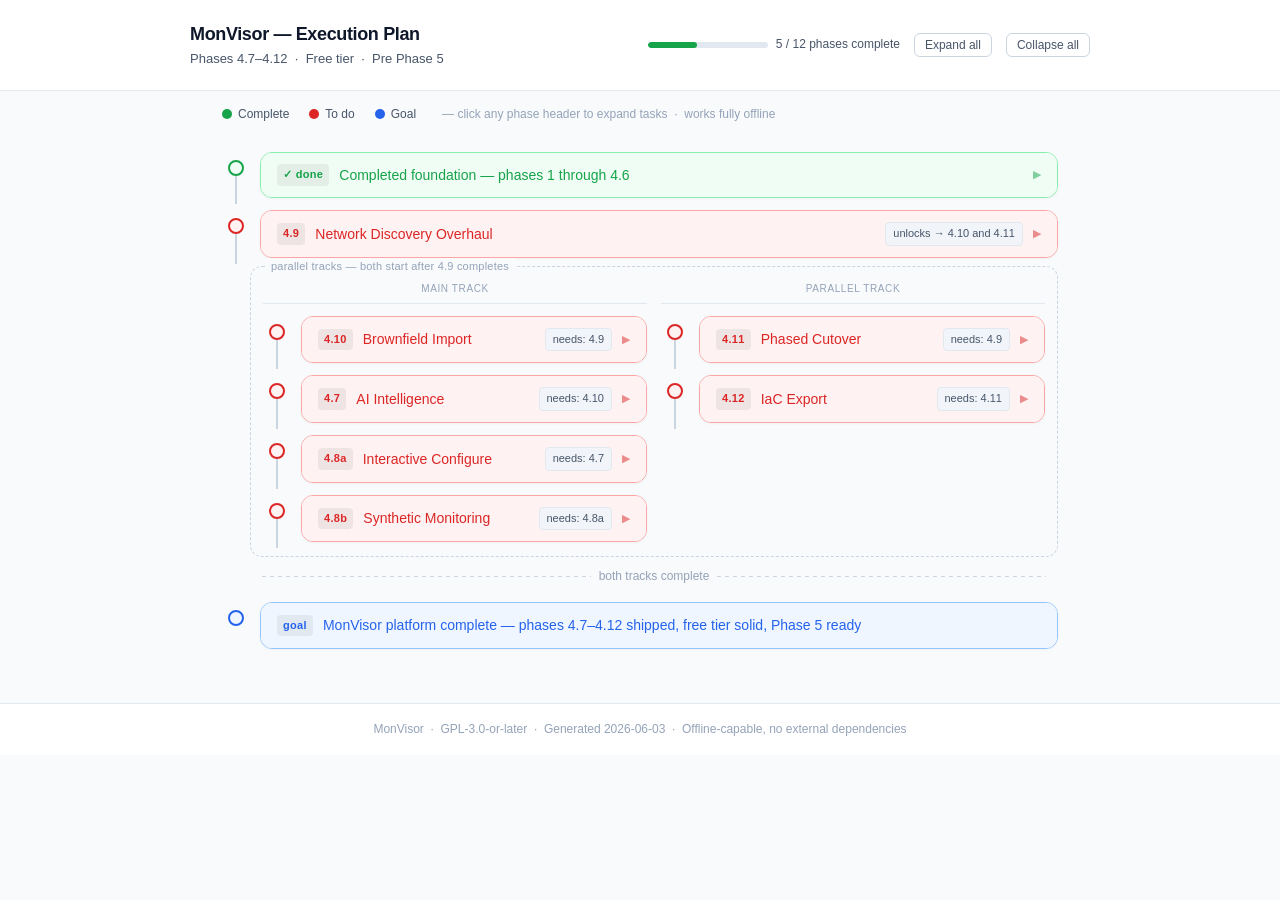
<file: MD-Files/Monvisor_execution_plan.html>
<!DOCTYPE html>
<html lang="en">
<head>
<meta charset="UTF-8">
<meta name="viewport" content="width=device-width, initial-scale=1.0">
<title>MonVisor — Execution Plan</title>
<style>
  :root {
    --done-bg: #f0fdf4; --done-text: #16a34a; --done-border: #86efac;
    --todo-bg: #fef2f2; --todo-text: #dc2626; --todo-border: #fca5a5;
    --goal-bg: #eff6ff; --goal-text: #2563eb; --goal-border: #93c5fd;
    --surface: #ffffff; --surface2: #f8fafc; --surface3: #f1f5f9;
    --border: #e2e8f0; --border2: #cbd5e1;
    --text: #0f172a; --text2: #475569; --text3: #94a3b8;
    --mono: 'JetBrains Mono', 'Fira Code', 'Cascadia Code', monospace;
    --sans: -apple-system, BlinkMacSystemFont, 'Segoe UI', Roboto, sans-serif;
    --radius: 8px; --radius-lg: 12px;
  }
  @media (prefers-color-scheme: dark) {
    :root {
      --done-bg: #052e16; --done-text: #4ade80; --done-border: #166534;
      --todo-bg: #450a0a; --todo-text: #f87171; --todo-border: #991b1b;
      --goal-bg: #1e3a5f; --goal-text: #60a5fa; --goal-border: #1d4ed8;
      --surface: #0f172a; --surface2: #1e293b; --surface3: #334155;
      --border: #334155; --border2: #475569;
      --text: #f1f5f9; --text2: #94a3b8; --text3: #64748b;
    }
  }
  *, *::before, *::after { box-sizing: border-box; margin: 0; padding: 0; }
  body { font-family: var(--sans); background: var(--surface2); color: var(--text); font-size: 14px; line-height: 1.6; min-height: 100vh; padding: 0; }
  .page-header { background: var(--surface); border-bottom: 1px solid var(--border); padding: 20px 32px; position: sticky; top: 0; z-index: 100; }
  .page-header-inner { max-width: 900px; margin: 0 auto; display: flex; align-items: center; gap: 20px; flex-wrap: wrap; }
  .page-title { font-size: 18px; font-weight: 600; letter-spacing: -.02em; }
  .page-subtitle { font-size: 13px; color: var(--text2); }
  .header-right { margin-left: auto; display: flex; align-items: center; gap: 14px; }
  .prog-wrap { display: flex; align-items: center; gap: 8px; }
  .prog-bar { width: 120px; height: 6px; background: var(--border); border-radius: 3px; overflow: hidden; }
  .prog-fill { height: 100%; background: var(--done-text); border-radius: 3px; transition: width .4s; }
  .prog-label { font-size: 12px; color: var(--text2); white-space: nowrap; }
  .btn-expand, .btn-collapse { font-size: 12px; padding: 4px 10px; border-radius: 6px; border: 1px solid var(--border2); background: var(--surface); color: var(--text2); cursor: pointer; transition: background .15s, color .15s; }
  .btn-expand:hover, .btn-collapse:hover { background: var(--surface3); color: var(--text); }
  .legend { max-width: 900px; margin: 0 auto; padding: 14px 32px; display: flex; gap: 20px; align-items: center; font-size: 12px; color: var(--text2); flex-wrap: wrap; }
  .leg-item { display: flex; align-items: center; gap: 6px; }
  .leg-dot { width: 10px; height: 10px; border-radius: 50%; flex-shrink: 0; }
  .leg-dot.g { background: var(--done-text); }
  .leg-dot.r { background: var(--todo-text); }
  .leg-dot.b { background: var(--goal-text); }
  .leg-hint { color: var(--text3); margin-left: 6px; }
  .main { max-width: 900px; margin: 0 auto; padding: 8px 32px 48px; }
  .et-row { display: flex; align-items: stretch; }
  .et-spine { display: flex; flex-direction: column; align-items: center; width: 28px; flex-shrink: 0; }
  .et-dot { width: 16px; height: 16px; border-radius: 50%; border: 2px solid; flex-shrink: 0; margin-top: 14px; z-index: 1; }
  .et-dot.g { border-color: var(--done-text); background: var(--done-bg); }
  .et-dot.r { border-color: var(--todo-text); background: var(--todo-bg); }
  .et-dot.b { border-color: var(--goal-text); background: var(--goal-bg); }
  .et-line { width: 2px; flex: 1; background: var(--border2); min-height: 6px; }
  .et-card { flex: 1; margin: 6px 0 6px 10px; border: 1px solid; border-radius: var(--radius-lg); overflow: hidden; background: var(--surface); box-shadow: 0 1px 3px rgba(0,0,0,.04); transition: box-shadow .15s; }
  .et-card:hover { box-shadow: 0 3px 12px rgba(0,0,0,.08); }
  .et-card.g { border-color: var(--done-border); }
  .et-card.r { border-color: var(--todo-border); }
  .et-card.b { border-color: var(--goal-border); }
  .et-card.goal { cursor: default; }
  .et-hdr { display: flex; align-items: center; gap: 10px; padding: 11px 16px; cursor: pointer; user-select: none; font-weight: 500; font-size: 14px; }
  .et-card.goal .et-hdr { cursor: default; }
  .et-hdr.g { background: var(--done-bg); color: var(--done-text); }
  .et-hdr.r { background: var(--todo-bg); color: var(--todo-text); }
  .et-hdr.b { background: var(--goal-bg); color: var(--goal-text); }
  .et-num { font-size: 11px; font-weight: 600; letter-spacing: .03em; background: rgba(0,0,0,.06); padding: 2px 6px; border-radius: 4px; flex-shrink: 0; }
  .et-name { flex: 1; }
  .et-dep { font-size: 11px; font-weight: 400; background: var(--surface3); color: var(--text2); padding: 2px 7px; border-radius: 4px; white-space: nowrap; border: 1px solid var(--border); }
  .et-chev { font-size: 11px; opacity: .5; flex-shrink: 0; transition: transform .2s; }
  .et-card.open .et-chev { transform: rotate(90deg); }
  .et-tasks { display: none; padding: 12px 16px 14px; border-top: 1px solid var(--border); background: var(--surface); }
  .et-card.open .et-tasks { display: block; }
  .et-task { display: flex; align-items: flex-start; gap: 9px; padding: 4px 0; font-size: 13px; color: var(--text); line-height: 1.5; }
  .et-tdot { width: 7px; height: 7px; border-radius: 50%; margin-top: 5px; flex-shrink: 0; }
  .et-tdot.g { background: var(--done-text); }
  .et-tdot.r { background: var(--todo-text); }
  code { font-family: var(--mono); font-size: 11.5px; background: var(--surface3); padding: 1px 5px; border-radius: 4px; color: var(--text2); border: 1px solid var(--border); }
  .et-split-wrap { margin: 2px 0 2px 28px; border: 1px dashed var(--border2); border-radius: var(--radius-lg); padding: 14px 12px 8px; position: relative; background: var(--surface2); }
  .et-split-label { position: absolute; top: -9px; left: 14px; background: var(--surface2); padding: 0 6px; font-size: 11px; color: var(--text3); letter-spacing: .02em; }
  .et-cols { display: grid; grid-template-columns: 1fr 1fr; gap: 14px; }
  @media (max-width: 600px) { .et-cols { grid-template-columns: 1fr; } }
  .et-col-lbl { font-size: 10px; text-transform: uppercase; letter-spacing: .06em; color: var(--text3); text-align: center; margin-bottom: 6px; padding-bottom: 6px; border-bottom: 1px solid var(--border); }
  .et-col-track { position: relative; }
  .et-converge { display: flex; align-items: center; gap: 8px; margin: 4px 0 4px 28px; font-size: 12px; color: var(--text3); padding: 6px 12px; }
  .et-converge-line { flex: 1; height: 1px; background: repeating-linear-gradient(to right, var(--border2) 0, var(--border2) 4px, transparent 4px, transparent 8px); }
  .page-footer { border-top: 1px solid var(--border); padding: 16px 32px; font-size: 12px; color: var(--text3); text-align: center; background: var(--surface); }
  @media print { .page-header { position: static; } .et-tasks { display: block !important; } .et-chev { display: none; } .btn-expand, .btn-collapse { display: none; } }
</style>
</head>
<body>

<header class="page-header">
  <div class="page-header-inner">
    <div>
      <div class="page-title">MonVisor — Execution Plan</div>
      <div class="page-subtitle">Phases 4.7–4.12 &nbsp;·&nbsp; Free tier &nbsp;·&nbsp; Pre Phase 5</div>
    </div>
    <div class="header-right">
      <div class="prog-wrap">
        <div class="prog-bar"><div class="prog-fill" style="width:41%"></div></div>
        <span class="prog-label">5 / 12 phases complete</span>
      </div>
      <button class="btn-expand" onclick="expandAll()">Expand all</button>
      <button class="btn-collapse" onclick="collapseAll()">Collapse all</button>
    </div>
  </div>
</header>

<div class="legend">
  <div class="leg-item"><div class="leg-dot g"></div> Complete</div>
  <div class="leg-item"><div class="leg-dot r"></div> To do</div>
  <div class="leg-item"><div class="leg-dot b"></div> Goal</div>
  <span class="leg-hint">— click any phase header to expand tasks &nbsp;·&nbsp; works fully offline</span>
</div>

<main class="main">

  <!-- Completed foundation -->
  <div class="et-row">
    <div class="et-spine"><div class="et-dot g"></div><div class="et-line"></div></div>
    <div class="et-card g" onclick="etToggle(this)">
      <div class="et-hdr g"><span class="et-num">✓ done</span><span class="et-name">Completed foundation — phases 1 through 4.6</span><span class="et-chev">▶</span></div>
      <div class="et-tasks">
        <div class="et-task"><div class="et-tdot g"></div><span><strong>Phase 1 — Foundation:</strong> project scaffold, pyproject.toml, Click CLI, SQLite schema + all tables, ChromaDB with 275 pairs + 51 exemplars, bcrypt auth, nomic-embed-text, pip install -e .</span></div>
        <div class="et-task"><div class="et-tdot g"></div><span><strong>Phase 2 — Discovery:</strong> nmap CIDR scan, service fingerprinting (port→type), Rich terminal report, HTML report generation → ~/.monvisor/reports/</span></div>
        <div class="et-task"><div class="et-tdot g"></div><span><strong>Phase 3 — Review + Generate:</strong> terminal review workflow (Y/n/skip), FastAPI + Jinja2 web UI, bcrypt auth on UI, RAG+Ollama→YAML, promtool validation, monvisor review / generate / ui commands</span></div>
        <div class="et-task"><div class="et-tdot g"></div><span><strong>Phase 4 — Polish + Package:</strong> nginx auto-config generator, SSH tunnel detection, AppImage packaging, knowledge update installer, monvisor knowledge update command</span></div>
        <div class="et-task"><div class="et-tdot g"></div><span><strong>Phase 4.6 — Self-knowledge + Ask:</strong> 57-pair MonVisor self-knowledge corpus shard, combined.jsonl (174→231 pairs), monvisor ask RAG Q&amp;A command, 2-layer relevance gate, store-orphaning fix, init false-success fix, --reset-knowledge flag</span></div>
      </div>
    </div>
  </div>

  <!-- Phase 4.9 -->
  <div class="et-row">
    <div class="et-spine"><div class="et-dot r"></div><div class="et-line"></div></div>
    <div class="et-card r" onclick="etToggle(this)">
      <div class="et-hdr r"><span class="et-num">4.9</span><span class="et-name">Network Discovery Overhaul</span><span class="et-dep">unlocks → 4.10 and 4.11</span><span class="et-chev">▶</span></div>
      <div class="et-tasks">
        <div class="et-task"><div class="et-tdot r"></div><span>SQLite migration 0002 — <code>hosts</code> table: ip, mac, vendor, hostname, device_type, scan_status (pending/configured/missing/forgotten), responds_icmp/arp/tcp80/tcp443/snmp/mdns, first_seen, last_seen, scan_count, notes, UNIQUE(env_id, ip)</span></div>
        <div class="et-task"><div class="et-tdot r"></div><span><code>net/discover.py</code> — Pass 1 host discovery: <code>nmap -sn -T3 -PE -PP -PM</code>; ARP via scapy (same-subnet only, skip if routed); mDNS passive listen via avahi-browse if available</span></div>
        <div class="et-task"><div class="et-tdot r"></div><span>Rewrite <code>cli/scan.py</code> — two-pass strategy; root/<code>cap_net_raw</code> detection with one-time advisory; one-time-scan guard (warn if env already has completed scan, require <code>--refresh</code>); change diff report (NEW / GONE / CHANGED)</span></div>
        <div class="et-task"><div class="et-tdot r"></div><span><code>net/oui.py</code> + bundle <code>monvisor/data/oui_mini.json</code> (~40 KB, top-2000 OUI vendors, covers &gt;95% of real networks). No external lookup at scan time.</span></div>
        <div class="et-task"><div class="et-tdot r"></div><span><code>net/fingerprint.py</code> — extracted from scan.py and expanded; add IoT/device ports: 80, 443, 554/8554 (RTSP cameras), 161 (SNMP), 5353 (mDNS confirm); HTTP Server-header probing for device type</span></div>
        <div class="et-task"><div class="et-tdot r"></div><span><code>cli/hosts.py</code> — <code>monvisor hosts &lt;env&gt;</code> command with flags: <code>--unknown</code> (device_type=unknown), <code>--unmonitored</code> (scan_status=pending), <code>--missing</code> (scan_status=missing), <code>--json</code></span></div>
        <div class="et-task"><div class="et-tdot r"></div><span>Add <code>host_id</code> FK column to services table (migration 0002); create <code>host_current_services</code> view (latest state per host without historical joins)</span></div>
        <div class="et-task"><div class="et-tdot r"></div><span>Missing host prompt on targeted rescan — <code>monvisor scan &lt;env&gt; --host &lt;ip&gt;</code> no response: [1] Temporarily offline  [2] Decommissioned / forget  [3] IP reassigned</span></div>
        <div class="et-task"><div class="et-tdot r"></div><span>Add optional <code>scapy&gt;=2.5</code> to pyproject.toml as <code>[project.optional-dependencies] scan</code>; graceful fallback if absent</span></div>
        <div class="et-task"><div class="et-tdot r"></div><span>Update <code>tests/test_smoke.py</code> — hosts table schema, OUI lookup, scan guard, host_current_services view, missing host prompt logic</span></div>
      </div>
    </div>
  </div>

  <!-- SPLIT: parallel tracks -->
  <div class="et-split-wrap">
    <span class="et-split-label">parallel tracks — both start after 4.9 completes</span>
    <div class="et-cols">

      <!-- Main track -->
      <div class="et-col-track">
        <div class="et-col-lbl">main track</div>

        <!-- 4.10 -->
        <div class="et-row">
          <div class="et-spine"><div class="et-dot r"></div><div class="et-line"></div></div>
          <div class="et-card r" onclick="etToggle(this)">
            <div class="et-hdr r"><span class="et-num">4.10</span><span class="et-name">Brownfield Import</span><span class="et-dep">needs: 4.9</span><span class="et-chev">▶</span></div>
            <div class="et-tasks">
              <div class="et-task"><div class="et-tdot r"></div><span><code>parsers/prometheus.py</code> — parse prometheus.yml: extract scrape_configs, static_configs, targets, job names, labels; handle file_sd, dns_sd (best-effort); flag kubernetes_sd / ec2_sd as unsupported</span></div>
              <div class="et-task"><div class="et-tdot r"></div><span><code>parsers/alertmanager.py</code> — parse alertmanager.yml: routes, receivers, inhibit rules, global config</span></div>
              <div class="et-task"><div class="et-tdot r"></div><span><code>cli/import_config.py</code> — <code>monvisor import</code> command with <code>--prometheus-config</code>, <code>--alertmanager-config</code>, <code>--grafana-url/--grafana-token</code>, <code>--env</code> flags. Populates hosts (scan_status=configured) + services. Original files never modified.</span></div>
              <div class="et-task"><div class="et-tdot r"></div><span>Partial import handling — flag unresolvable targets, skip unsupported SD types with note, print structured summary: N imported / M flagged / K skipped</span></div>
              <div class="et-task"><div class="et-tdot r"></div><span>Update tests — import a known prometheus.yml fixture, verify host count, service count, flagged count</span></div>
            </div>
          </div>
        </div>

        <!-- 4.7 -->
        <div class="et-row">
          <div class="et-spine"><div class="et-dot r"></div><div class="et-line"></div></div>
          <div class="et-card r" onclick="etToggle(this)">
            <div class="et-hdr r"><span class="et-num">4.7</span><span class="et-name">AI Intelligence</span><span class="et-dep">needs: 4.10</span><span class="et-chev">▶</span></div>
            <div class="et-tasks">
              <div class="et-task"><div class="et-tdot r"></div><span>Add <code>trafilatura&gt;=1.8</code> to pyproject.toml; add <code>playwright&gt;=1.40</code> to optional <code>[browser]</code> extra</span></div>
              <div class="et-task"><div class="et-tdot r"></div><span><code>rag/prompts.py</code> — centralise ALL prompt strings: domain system prompt, ask tier messages, configure loop system prompt, INSUFFICIENT_CONTEXT sentinel, READY_TO_GENERATE token</span></div>
              <div class="et-task"><div class="et-tdot r"></div><span><code>rag/fetch.py</code> — httpx GET with configurable timeout; trafilatura.extract() for clean text; Playwright optional fallback check at runtime; returns (text, final_url, content_hash)</span></div>
              <div class="et-task"><div class="et-tdot r"></div><span><code>rag/learn.py</code> — ingest fetched/pasted content into <code>learned</code> collection; SHA-256 content-hash dedup; set TTL metadata on fetch; stale-flag logic on query</span></div>
              <div class="et-task"><div class="et-tdot r"></div><span><code>rag/store.py</code> — add <code>learned</code> collection alongside pairs + exemplars; update reset_collection; <code>monvisor knowledge status</code> reports learned count + stale count</span></div>
              <div class="et-task"><div class="et-tdot r"></div><span><code>rag/query.py</code> — 3-tier ask routing: Tier 1 RAG → Tier 2 general domain Ollama prompt → Tier 3 web fetch or guided search. <code>generate</code> path unchanged.</span></div>
              <div class="et-task"><div class="et-tdot r"></div><span><code>cli/main.py</code> ask command — update for 3-tier; offline guided-search output; session paste-in as Tier 3 fallback; <code>monvisor knowledge refresh</code> and <code>monvisor knowledge prune --days N</code></span></div>
              <div class="et-task"><div class="et-tdot r"></div><span>Add <code>web_fetch:</code> block to config.yml: enabled, ttl_days, timeout_seconds, max_content_kb. Prompt user at <code>monvisor init</code>.</span></div>
              <div class="et-task"><div class="et-tdot r"></div><span>Update tests — tier 1/2/3 routing, learned collection dedup, TTL stale flag, offline fallback format, knowledge prune</span></div>
            </div>
          </div>
        </div>

        <!-- 4.8a -->
        <div class="et-row">
          <div class="et-spine"><div class="et-dot r"></div><div class="et-line"></div></div>
          <div class="et-card r" onclick="etToggle(this)">
            <div class="et-hdr r"><span class="et-num">4.8a</span><span class="et-name">Interactive Configure</span><span class="et-dep">needs: 4.7</span><span class="et-chev">▶</span></div>
            <div class="et-tasks">
              <div class="et-task"><div class="et-tdot r"></div><span><code>cli/configure.py</code> — <code>monvisor configure &lt;env&gt; &lt;host&gt;</code>; load host + services context; Gemma4 REPL loop; max turns from MONVISOR_CONFIGURE_MAX_TURNS (default 8)</span></div>
              <div class="et-task"><div class="et-tdot r"></div><span>Configure system prompt (in prompts.py) — one question at a time; available strategies listed; [READY_TO_GENERATE] exit token; max 8 questions; don't repeat</span></div>
              <div class="et-task"><div class="et-tdot r"></div><span>[READY_TO_GENERATE] signal detection — scan each LLM response; extract YAML below it; exit loop; run promtool if prometheus type; write to configs table as config_type='custom_scrape'</span></div>
              <div class="et-task"><div class="et-tdot r"></div><span>Conversation history held in memory for session. Route to 4.8b synthetic branch when Gemma4 detects "application workflow / transaction / multi-step" intent.</span></div>
              <div class="et-task"><div class="et-tdot r"></div><span><code>cli/generate.py</code> — integrate custom_scrape config type: load all custom_scrape records and append to final prometheus.yml assembly</span></div>
              <div class="et-task"><div class="et-tdot r"></div><span>Corpus pair saving — on exit prompt "Save this session as a knowledge pair? [Y/n]"; write JSONL to ~/.monvisor/learned_configure/</span></div>
              <div class="et-task"><div class="et-tdot r"></div><span>Add <code>configure: {max_turns: 8, save_as_corpus: ask}</code> block to config.yml</span></div>
              <div class="et-task"><div class="et-tdot r"></div><span>Update tests — loop exits on signal, YAML extraction, custom_scrape assembly, corpus save path</span></div>
            </div>
          </div>
        </div>

        <!-- 4.8b -->
        <div class="et-row">
          <div class="et-spine"><div class="et-dot r"></div><div class="et-line" style="min-height:4px"></div></div>
          <div class="et-card r" onclick="etToggle(this)">
            <div class="et-hdr r"><span class="et-num">4.8b</span><span class="et-name">Synthetic Monitoring</span><span class="et-dep">needs: 4.8a</span><span class="et-chev">▶</span></div>
            <div class="et-tasks">
              <div class="et-task"><div class="et-tdot r"></div><span><code>synthetic/runner.py</code> — step execution engine: HTTP GET/POST (httpx), TCP connect, ICMP ping; per-step timeout, success/fail, value extraction (JSONPath / regex); ordered execution; stop-on-failure mode</span></div>
              <div class="et-task"><div class="et-tdot r"></div><span><code>synthetic/exporter.py</code> — Prometheus metrics endpoint :9399; monvisor_synthetic_step_duration_seconds, monvisor_synthetic_step_success, monvisor_synthetic_test_success, monvisor_synthetic_test_last_run_timestamp</span></div>
              <div class="et-task"><div class="et-tdot r"></div><span><code>synthetic/schema.py</code> — YAML test definition validation: name, interval, timeout, steps (name, type, url, body, headers, expect_status, expect_body_contains, extract)</span></div>
              <div class="et-task"><div class="et-tdot r"></div><span><code>cli/synthetic.py</code> — start / stop / list / status &lt;name&gt; / create &lt;name&gt; commands; systemd unit template → ~/.monvisor/synthetic-runner.service</span></div>
              <div class="et-task"><div class="et-tdot r"></div><span>Auto alert rule generation — for each test: step failure sustained 2 minutes → alert with test + step labels; appended to rules file on generate</span></div>
              <div class="et-task"><div class="et-tdot r"></div><span>Secrets management — ~/.monvisor/synthetic_secrets/&lt;test_name&gt;.env at 0600 permissions; injected as env vars at runner startup; never in YAML definition</span></div>
              <div class="et-task"><div class="et-tdot r"></div><span>Extend configure agent loop synthetic branch — Gemma4 walks through step definition, expected responses, timeouts; emits test YAML via [READY_TO_GENERATE]</span></div>
              <div class="et-task"><div class="et-tdot r"></div><span>Update tests — step execution mock, metric output format, schema validation, secret injection, alert rule generation</span></div>
            </div>
          </div>
        </div>
      </div>

      <!-- Parallel track -->
      <div class="et-col-track">
        <div class="et-col-lbl">parallel track</div>

        <!-- 4.11 -->
        <div class="et-row">
          <div class="et-spine"><div class="et-dot r"></div><div class="et-line"></div></div>
          <div class="et-card r" onclick="etToggle(this)">
            <div class="et-hdr r"><span class="et-num">4.11</span><span class="et-name">Phased Cutover</span><span class="et-dep">needs: 4.9</span><span class="et-chev">▶</span></div>
            <div class="et-tasks">
              <div class="et-task"><div class="et-tdot r"></div><span>Default null receiver Alertmanager config — written at monvisor init; all routes → null; never auto-modified; only changed by <code>monvisor alerting enable</code></span></div>
              <div class="et-task"><div class="et-tdot r"></div><span><code>cli/cutover.py</code> — <code>monvisor cutover status</code> (phase + meaning + next step) and <code>monvisor cutover advance</code> (requires explicit confirm; writes phase to config.yml; never auto-advances)</span></div>
              <div class="et-task"><div class="et-tdot r"></div><span><code>cli/alerting.py</code> — <code>monvisor alerting enable &lt;type&gt;</code> for PagerDuty (--integration-key), email (--smtp-host), Slack (--webhook); disable; test (sends through real channel)</span></div>
              <div class="et-task"><div class="et-tdot r"></div><span>Phase 1–4 definitions in code — what each phase means, what the user should do, what "advance" enables. Phase state in config.yml as cutover_phase: 1. Surface in monvisor init output and web UI header.</span></div>
              <div class="et-task"><div class="et-tdot r"></div><span>Update tests — null receiver present after init, advance requires confirm, alerting enable writes correct Alertmanager config snippet, test notification path</span></div>
            </div>
          </div>
        </div>

        <!-- 4.12 -->
        <div class="et-row">
          <div class="et-spine"><div class="et-dot r"></div><div class="et-line" style="min-height:4px"></div></div>
          <div class="et-card r" onclick="etToggle(this)">
            <div class="et-hdr r"><span class="et-num">4.12</span><span class="et-name">IaC Export</span><span class="et-dep">needs: 4.11</span><span class="et-chev">▶</span></div>
            <div class="et-tasks">
              <div class="et-task"><div class="et-tdot r"></div><span><code>iac/base.py</code> — shared rendering logic: config snapshot walker, version stamp, file inventory builder, output directory management (~/.monvisor/iac/)</span></div>
              <div class="et-task"><div class="et-tdot r"></div><span><code>iac/ansible.py</code> — playbook generator: Prometheus config + rules + scrape jobs, Alertmanager (suppression state preserved), Grafana datasources + dashboards, synthetic test runner service, MonVisor install + config, nginx config</span></div>
              <div class="et-task"><div class="et-tdot r"></div><span><code>iac/terraform.py</code> — module generator for users provisioning the MonVisor host via Terraform; covers packages, config files, service units</span></div>
              <div class="et-task"><div class="et-tdot r"></div><span><code>cli/iac.py</code> — <code>monvisor iac generate --format ansible|terraform</code>, <code>monvisor iac status</code> (last generated + pending changes), <code>monvisor iac diff</code> (what would regenerate)</span></div>
              <div class="et-task"><div class="et-tdot r"></div><span>Auto-regeneration hook — trigger on any accepted MonVisor-proposed change (config write, knowledge update, alerting change); regenerate relevant IaC artifacts silently</span></div>
              <div class="et-task"><div class="et-tdot r"></div><span>Puppet/Salt stubs — monvisor iac generate --format puppet|salt prints: "not yet implemented — contributions welcome at github.com/linuxrebel/MonVisor"</span></div>
              <div class="et-task"><div class="et-tdot r"></div><span>Update tests — playbook renders without error, idempotent regeneration (same input → same output), diff detects a config change</span></div>
            </div>
          </div>
        </div>
      </div>

    </div><!-- /et-cols -->
  </div><!-- /et-split-wrap -->

  <!-- Converge -->
  <div class="et-converge">
    <div class="et-converge-line"></div>
    <span>both tracks complete</span>
    <div class="et-converge-line"></div>
  </div>

  <!-- Goal -->
  <div class="et-row">
    <div class="et-spine"><div class="et-dot b"></div></div>
    <div class="et-card b goal">
      <div class="et-hdr b">
        <span class="et-num">goal</span>
        <span class="et-name">MonVisor platform complete — phases 4.7–4.12 shipped, free tier solid, Phase 5 ready</span>
      </div>
    </div>
  </div>

</main>

<footer class="page-footer">
  MonVisor &nbsp;·&nbsp; GPL-3.0-or-later &nbsp;·&nbsp; Generated 2026-06-03 &nbsp;·&nbsp; Offline-capable, no external dependencies
</footer>

<script>
  function etToggle(card) { card.classList.toggle('open'); }
  function expandAll() { document.querySelectorAll('.et-card.r, .et-card.g').forEach(c => c.classList.add('open')); }
  function collapseAll() { document.querySelectorAll('.et-card').forEach(c => c.classList.remove('open')); }
</script>
</body>
</html>
</file>
